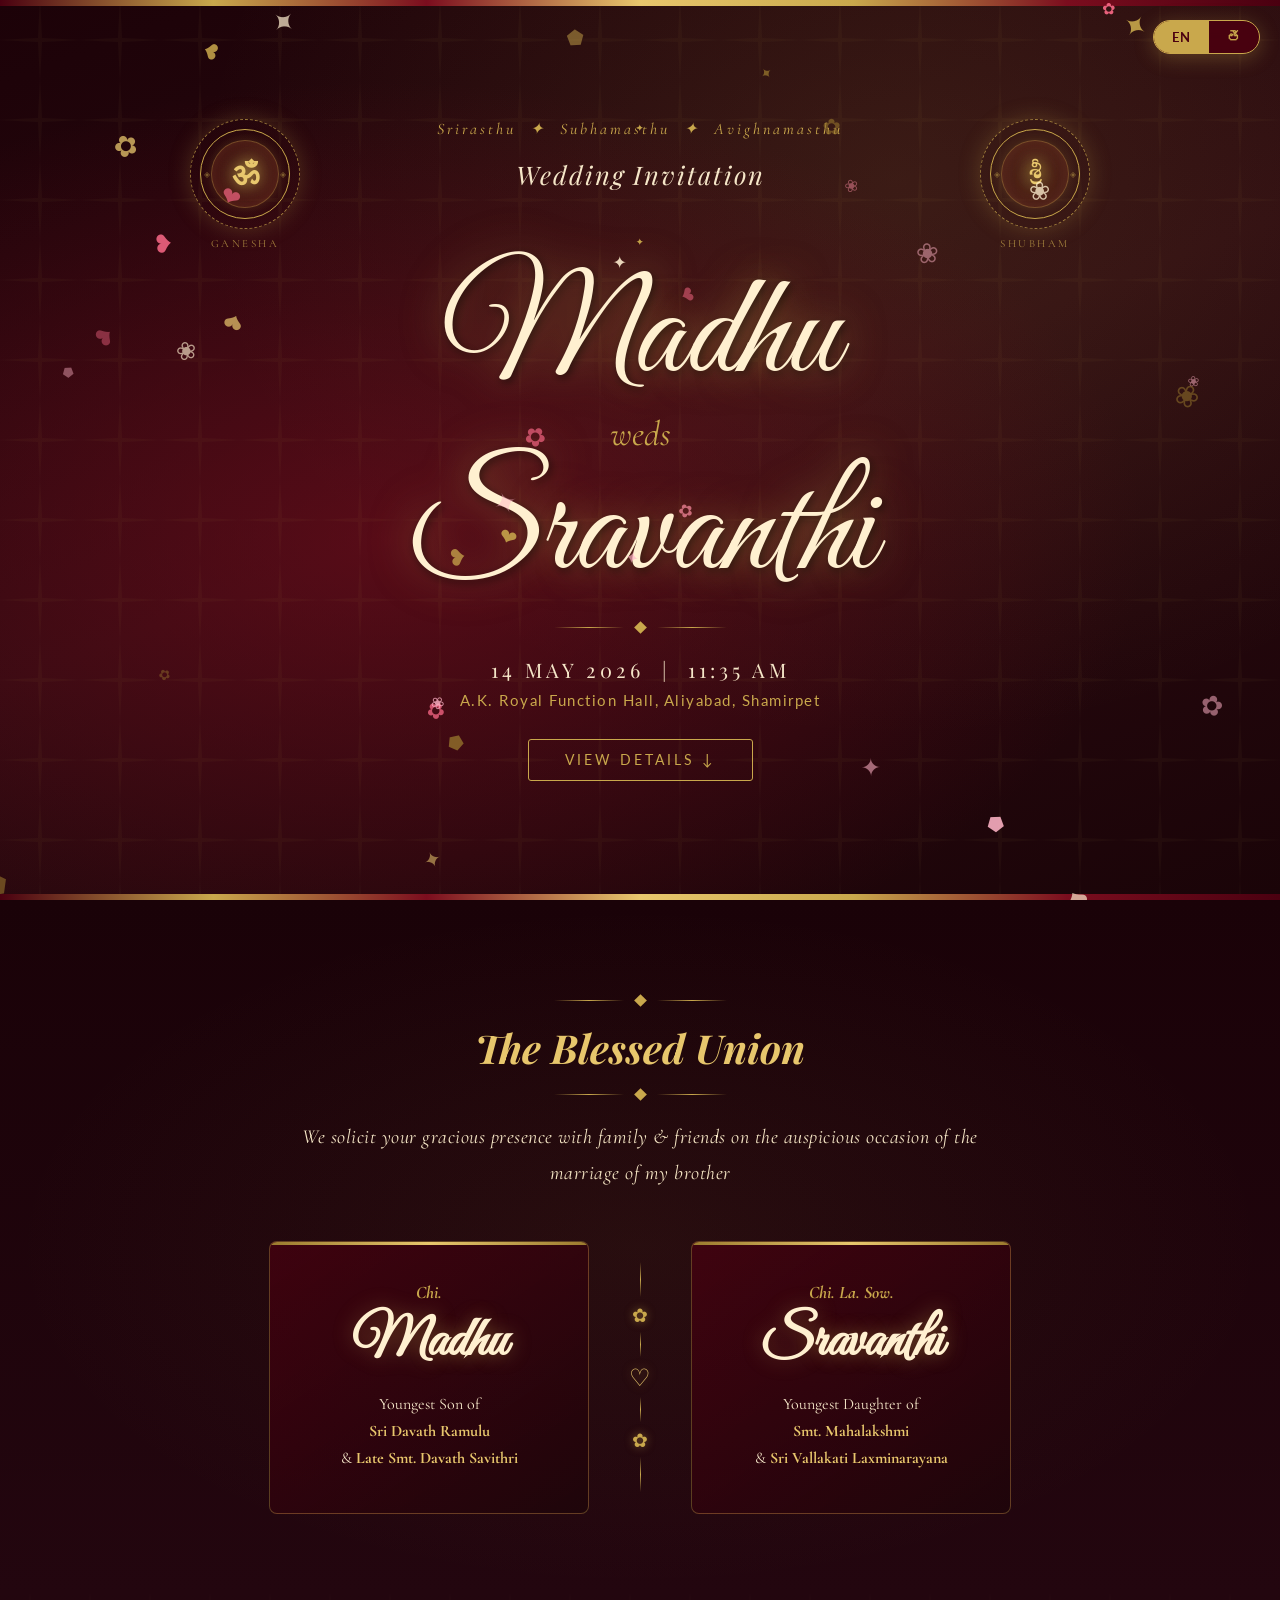
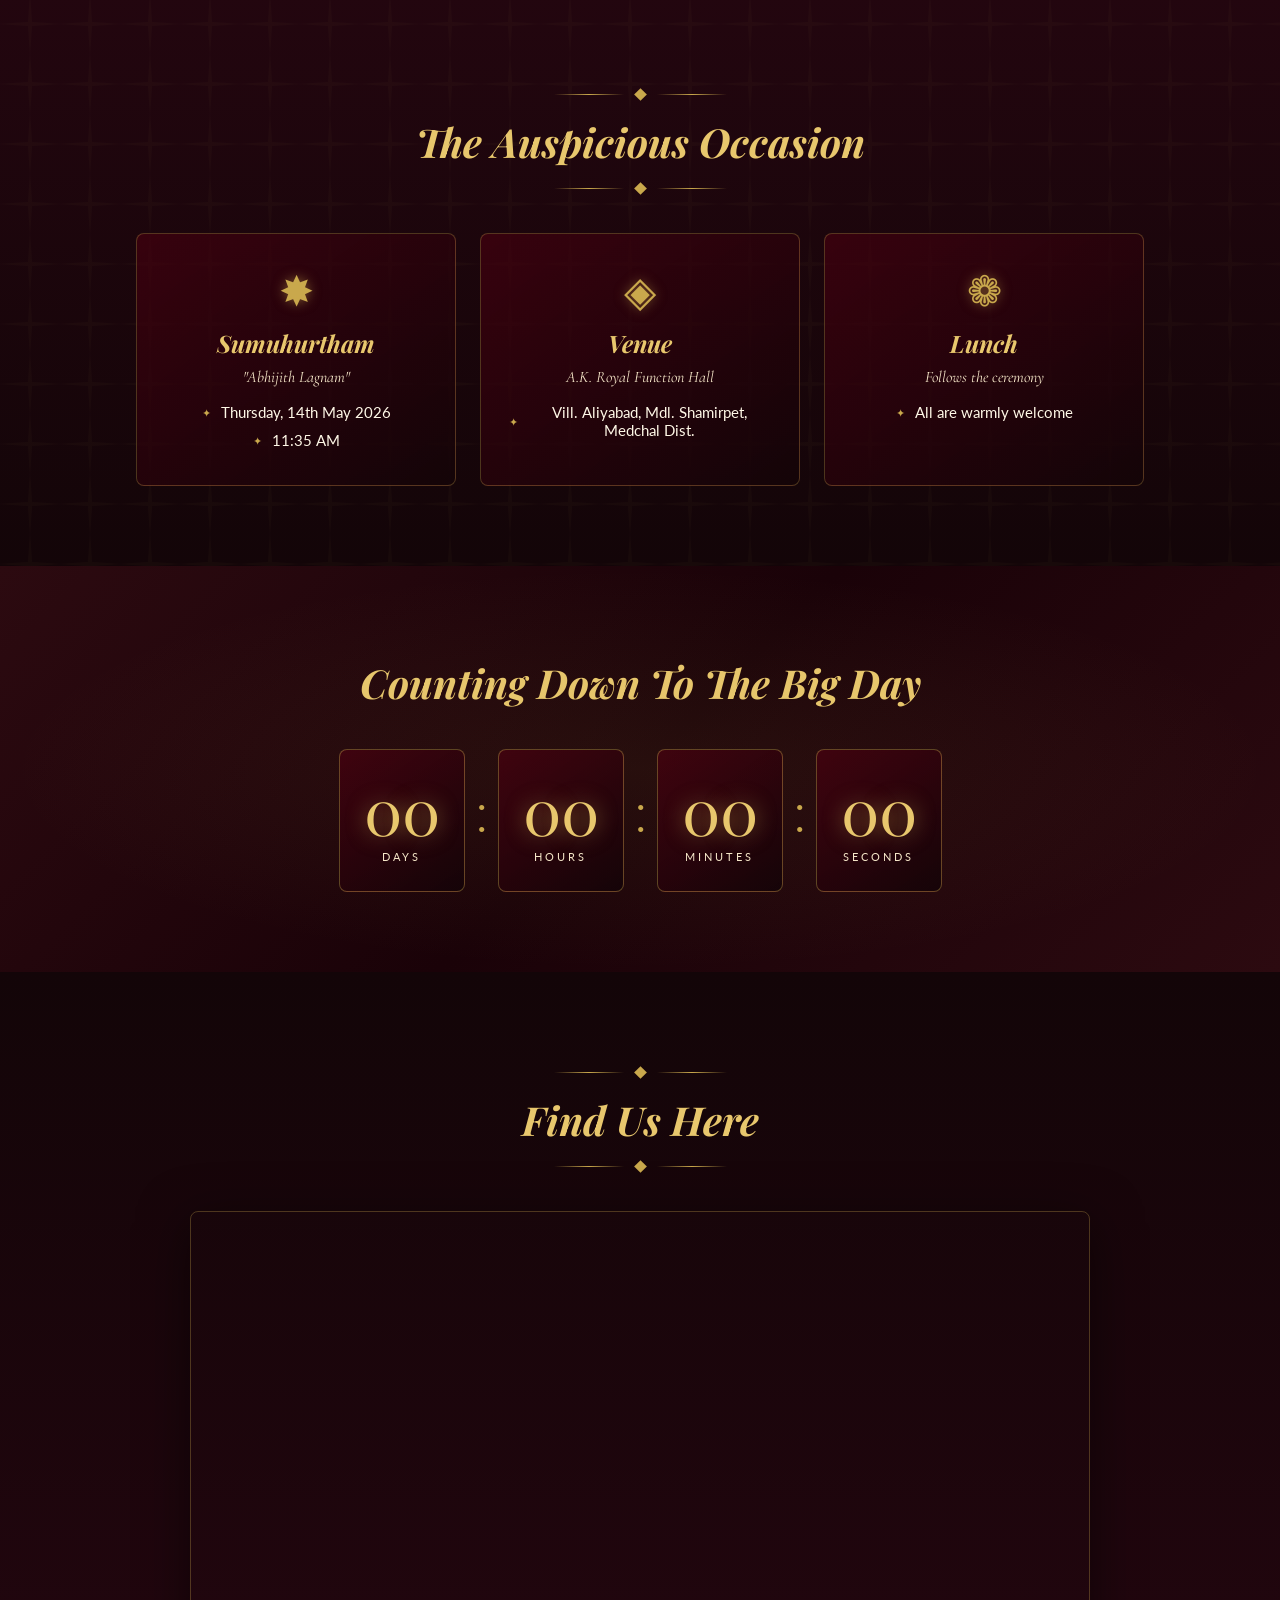
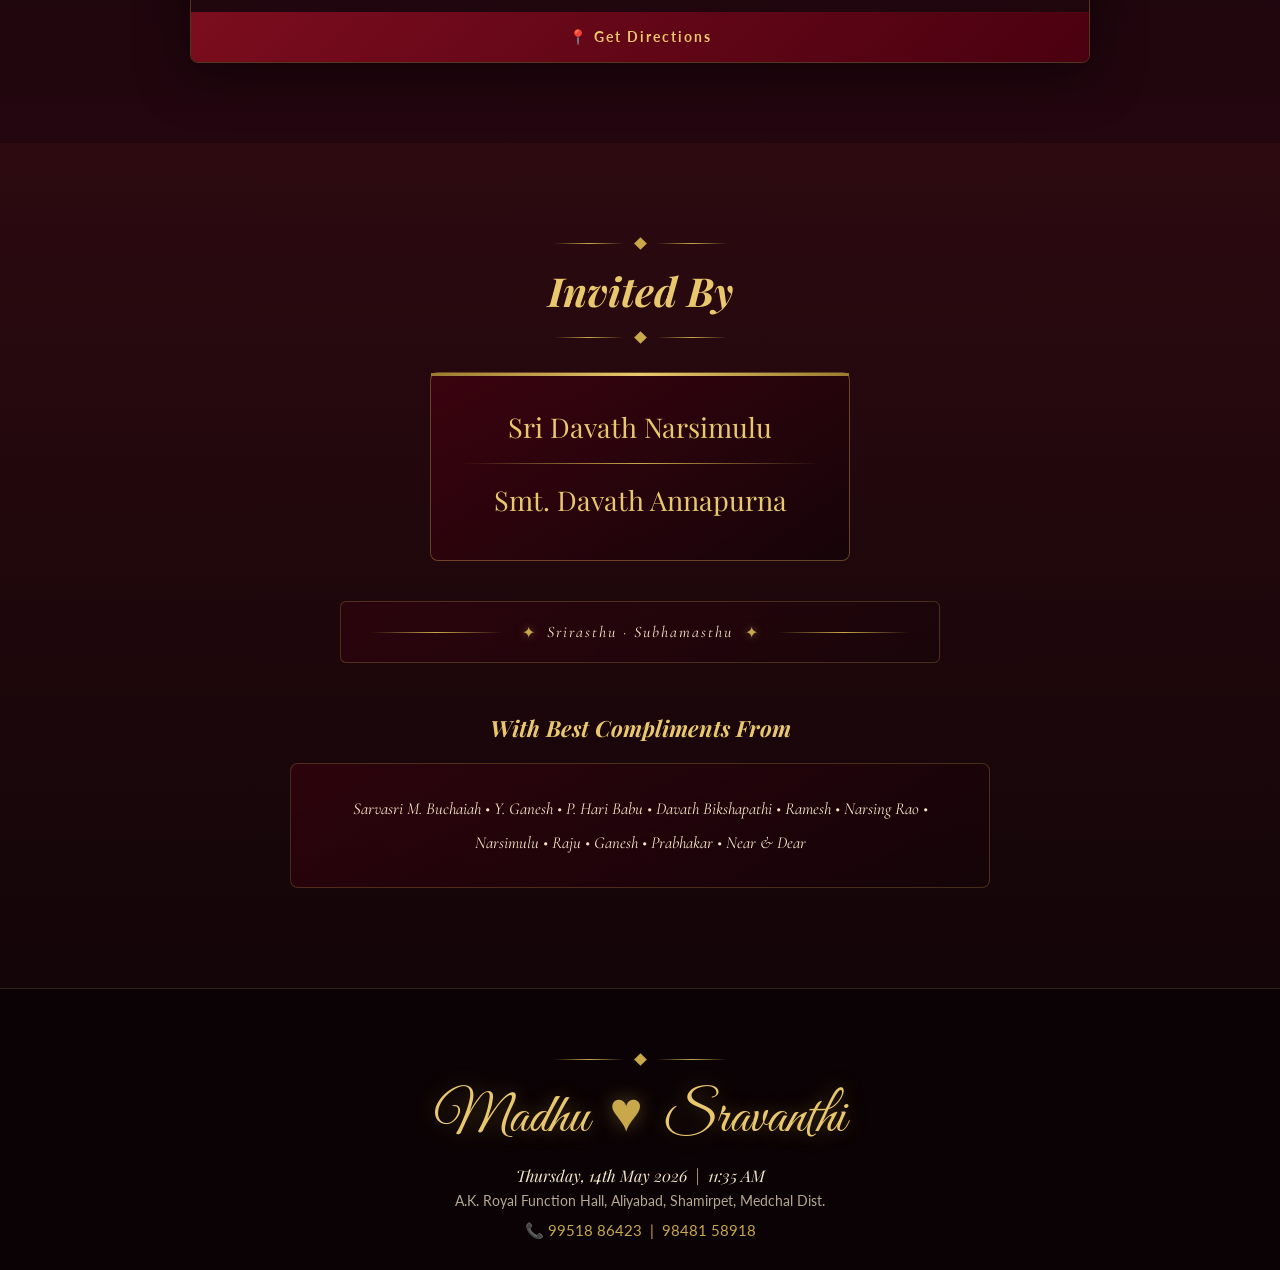
<file: index.html>
<!DOCTYPE html>
<html lang="en">

<head>
  <meta charset="UTF-8" />
  <meta name="viewport" content="width=device-width, initial-scale=1.0" />
  <meta name="description"
    content="Wedding Invitation of Madhu & Sravanthi - 14th May 2026, A.K. Royal Function Hall, Aliyabad, Shamirpet" />

  <!-- Open Graph / WhatsApp Preview Tags -->
  <meta property="og:title" content="Madhu & Sravanthi | Wedding Invitation" />
  <meta property="og:description"
    content="We joyfully invite you to join us on our special day. Thursday, 14th May 2026 at A.K. Royal Function Hall." />
  <meta property="og:type" content="website" />
  <meta property="og:image"
    content="https://raw.githubusercontent.com/balakrishnadavath0305/Davath-s-wedding-invitation/main/og-preview.png" />

  <title>Madhu & Sravanthi | Wedding Invitation | 14 May 2026</title>
  <link rel="preconnect" href="https://fonts.googleapis.com" />
  <link rel="preconnect" href="https://fonts.gstatic.com" crossorigin />
  <link
    href="https://fonts.googleapis.com/css2?family=Great+Vibes&family=Playfair+Display:ital,wght@0,400;0,600;0,700;1,400&family=Cormorant+Garamond:ital,wght@0,300;0,400;1,400&family=Noto+Serif+Telugu:wght@300;400;500;600;700&family=Baloo+Tammudu+2:wght@400;500;600;700;800&family=Tiro+Telugu:ital@0;1&family=Lato:wght@300;400;700&display=swap"
    rel="stylesheet" />
  <link rel="stylesheet" href="style.css" />
</head>

<body>

  <!-- Language Toggle -->
  <div class="lang-toggle" id="langToggle">
    <button class="lang-btn active" id="btnEn" onclick="setLang('en')">EN</button>
    <button class="lang-btn" id="btnTe" onclick="setLang('te')">తె</button>
  </div>



  <!-- Petals Canvas -->
  <canvas id="petals"></canvas>

  <!-- ===== HERO ===== -->
  <section class="hero" id="home">
    <div class="hero-top-border"></div>

    <!-- Decorative deity medallions flanking the header -->
    <div class="hero-deities">
      <!-- Ganesha Mandala -->
      <div class="deity-frame">
        <div class="deity-frame-outer">
          <div class="deity-frame-mid">
            <div class="deity-frame-inner">
              <span class="deity-om">ॐ</span>
            </div>
          </div>
        </div>
        <p class="deity-name en">Ganesha</p>
        <p class="deity-name te" style="display:none;">గణేశుని</p>
      </div>
      <div class="hero-center-header">
        <p class="blessing-text en">Srirasthu &nbsp;✦&nbsp; Subhamasthu &nbsp;✦&nbsp; Avighnamasthu</p>
        <p class="blessing-text te" style="display:none;">శ్రీరస్తు &nbsp;✦&nbsp; శుభమస్తు &nbsp;✦&nbsp; అవిఘ్నమస్తు</p>
        <p class="invite-label en">Wedding Invitation</p>
        <p class="invite-label te" style="display:none;">వివాహ మహోత్సవ ఆహ్వాన శుభ పత్రిక</p>
      </div>
      <!-- Sri Mandala -->
      <div class="deity-frame">
        <div class="deity-frame-outer">
          <div class="deity-frame-mid">
            <div class="deity-frame-inner">
              <span class="deity-om deity-sri">శ్రీ</span>
            </div>
          </div>
        </div>
        <p class="deity-name en">Shubham</p>
        <p class="deity-name te" style="display:none;">శుభం</p>
      </div>
    </div>

    <div class="hero-content">
      <div class="couple-names">
        <span class="groom-name en">Madhu</span>
        <span class="groom-name te" style="display:none;">మధు</span>
        <span class="amp-text"><span class="en">weds</span><span class="te" style="display:none;">వివాహం</span></span>
        <div class="bride-name-wrap">
          <span class="bride-name en">Sravanthi</span>
          <span class="bride-name te" style="display:none;">శ్రవంతి</span>
        </div>
      </div>
      <div class="ornament-divider"><span></span><span class="diamond"></span><span></span></div>
      <p class="hero-date">14 <span class="en">May</span><span class="te" style="display:none;">మే</span> 2026
        &nbsp;|&nbsp; 11:35 AM</p>
      <p class="hero-venue en">A.K. Royal Function Hall, Aliyabad, Shamirpet</p>
      <p class="hero-venue te" style="display:none;">ఎ.కె. రాయల్ ఫంక్షన్ హాల్, అలియాబాద్, శామీర్‌పేట్</p>
      <a href="#events" class="hero-cta en">View Details ↓</a>
      <a href="#events" class="hero-cta te" style="display:none;">వివరాలు చూడండి ↓</a>
    </div><!-- end hero-content -->
    <div class="hero-bottom-border"></div>
  </section>

  <!-- ===== COUPLE SECTION ===== -->
  <section class="couple-section" id="couple">
    <div class="section-header">
      <div class="ornament-divider"><span></span><span class="diamond"></span><span></span></div>
      <h2 class="section-title en">The Blessed Union</h2>
      <h2 class="section-title te" style="display:none;">శుభ వివాహం</h2>
      <div class="ornament-divider"><span></span><span class="diamond"></span><span></span></div>
    </div>
    <p class="intro-text en">We solicit your gracious presence with family
      & friends on the auspicious occasion of the
      marriage of my brother</p>
    <p class="intro-text te" style="display:none;">మా సోదరుని శుభ వివాహ మహోత్సవానికి మీరు కుటుంబ సభ్యులు మరియు మిత్రులతో వేంచేసి ఆశీర్వదించవలసినదిగా వినమ్రంగా ప్రార్థిస్తున్నాము</p>
    <div class="couple-cards">
      <div class="person-card groom-card reveal">
        <div class="card-inner">
          <h3 class="person-prefix en">Chi.</h3>
          <h3 class="person-prefix te" style="display:none;">చి.</h3>
          <h2 class="person-name en">Madhu</h2>
          <h2 class="person-name te" style="display:none;">మధు</h2>
          <p class="person-detail en">Youngest Son of<br /><strong>Sri Davath Ramulu</strong><br />&amp; <strong>Late
              Smt. Davath Savithri</strong></p>
          <p class="person-detail te" style="display:none;">కనిష్ఠ పుత్రుడు<br /><strong>శ్రీ దావత్
              రాములు</strong><br />మరియు <strong>స్వర్గీయ శ్రీమతి దావత్ సావిత్రి</strong></p>
        </div>
      </div>
      <!-- Decorative vertical divider between couple cards -->
      <div class="couple-ritual-divider">
        <div class="ritual-line-top"></div>
        <div class="ritual-lotus">✿</div>
        <div class="ritual-line-mid"></div>
        <div class="ritual-heart">♡</div>
        <div class="ritual-line-mid"></div>
        <div class="ritual-lotus">✿</div>
        <div class="ritual-line-bottom"></div>
      </div>
      <div class="person-card bride-card reveal">
        <div class="card-inner">
          <h3 class="person-prefix en">Chi. La. Sow.</h3>
          <h3 class="person-prefix te" style="display:none;">చి. లా. సౌ.</h3>
          <h2 class="person-name en">Sravanthi</h2>
          <h2 class="person-name te" style="display:none;">శ్రవంతి</h2>
          <p class="person-detail en">Youngest Daughter of<br /><strong>Smt. Mahalakshmi</strong><br />&amp; <strong>Sri
              Vallakati Laxminarayana</strong></p>
          <p class="person-detail te" style="display:none;">కనిష్ఠ పుత్రిక<br /><strong>శ్రీమతి
              మహాలక్ష్మి</strong><br />మరియు <strong>శ్రీ వల్లకటి లక్ష్మీనారాయణ</strong></p>
        </div>
      </div>
    </div>
  </section>

  <!-- ===== EVENTS SECTION ===== -->
  <section class="events-section" id="events">
    <div class="section-header">
      <div class="ornament-divider"><span></span><span class="diamond"></span><span></span></div>
      <h2 class="section-title en">The Auspicious Occasion</h2>
      <h2 class="section-title te" style="display:none;">శుభ కార్యక్రమం</h2>
      <div class="ornament-divider"><span></span><span class="diamond"></span><span></span></div>
    </div>
    <div class="events-grid">
      <div class="event-card reveal">
        <div class="event-icon-symbol">✸</div>
        <h3 class="event-name en">Sumuhurtham</h3>
        <h3 class="event-name te" style="display:none;">సుముహూర్తం</h3>
        <p class="event-sub en">"Abhijith Lagnam"</p>
        <p class="event-sub te" style="display:none;">"అభిజిత్ లగ్నం"</p>
        <div class="event-detail"><span class="event-dot">✦</span><span class="en">Thursday, 14th May 2026</span><span
            class="te" style="display:none;">గురువారం, 14-05-2026</span></div>
        <div class="event-detail"><span class="event-dot">✦</span><span>11:35 AM</span></div>
      </div>
      <div class="event-card reveal">
        <div class="event-icon-symbol">◈</div>
        <h3 class="event-name en">Venue</h3>
        <h3 class="event-name te" style="display:none;">కళ్యాణ వేదిక</h3>
        <p class="event-sub en">A.K. Royal Function Hall</p>
        <p class="event-sub te" style="display:none;">ఎ.కె. రాయల్ ఫంక్షన్ హాల్</p>
        <div class="event-detail"><span class="event-dot">✦</span><span class="en">Vill. Aliyabad, Mdl. Shamirpet,
            Medchal Dist.</span><span class="te" style="display:none;">గ్రా. అలియాబాద్, మం. శామీర్‌పేట్, మెదక్
            జిల్లా</span></div>
      </div>
      <div class="event-card reveal">
        <div class="event-icon-symbol">❁</div>
        <h3 class="event-name en">Lunch</h3>
        <h3 class="event-name te" style="display:none;">విందు</h3>
        <p class="event-sub en">Follows the ceremony</p>
        <p class="event-sub te" style="display:none;">వివాహానంతరం</p>
        <div class="event-detail"><span class="event-dot">✦</span><span class="en">All are warmly welcome</span><span
            class="te" style="display:none;">అందరూ ఆదరంగా రావలెను</span></div>
      </div>
    </div>
  </section>

  <!-- ===== COUNTDOWN ===== -->
  <section class="countdown-section" id="countdown">
    <div class="section-header">
      <h2 class="section-title en">Counting Down To The Big Day</h2>
      <h2 class="section-title te" style="display:none;">శుభ ముహూర్తానికి లెక్కింపు</h2>
    </div>
    <div class="countdown-grid">
      <div class="count-box"><span class="count-num" id="cd-days">00</span><span class="count-label en">Days</span><span
          class="count-label te" style="display:none;">రోజులు</span></div>
      <div class="count-sep">:</div>
      <div class="count-box"><span class="count-num" id="cd-hours">00</span><span
          class="count-label en">Hours</span><span class="count-label te" style="display:none;">గంటలు</span></div>
      <div class="count-sep">:</div>
      <div class="count-box"><span class="count-num" id="cd-mins">00</span><span
          class="count-label en">Minutes</span><span class="count-label te" style="display:none;">నిమిషాలు</span></div>
      <div class="count-sep">:</div>
      <div class="count-box"><span class="count-num" id="cd-secs">00</span><span
          class="count-label en">Seconds</span><span class="count-label te" style="display:none;">సెకన్లు</span></div>
    </div>
  </section>

  <!-- ===== VENUE MAP ===== -->
  <section class="map-section" id="venue">
    <div class="section-header">
      <div class="ornament-divider"><span></span><span class="diamond"></span><span></span></div>
      <h2 class="section-title en">Find Us Here</h2>
      <h2 class="section-title te" style="display:none;">వేదిక స్థానం</h2>
      <div class="ornament-divider"><span></span><span class="diamond"></span><span></span></div>
    </div>
    <div class="map-wrapper reveal">
      <iframe src="https://maps.google.com/maps?q=Aliyabad+Shamirpet+Medchal+Telangana&output=embed&z=14" width="100%"
        height="400" style="border:0;" allowfullscreen="" loading="lazy" referrerpolicy="no-referrer-when-downgrade"
        title="Venue Map">
      </iframe>
      <a class="directions-btn en" href="https://www.google.com/maps/search/AK+Royal+Function+Hall+Aliyabad+Shamirpet"
        target="_blank">📍 Get Directions</a>
      <a class="directions-btn te" href="https://www.google.com/maps/search/AK+Royal+Function+Hall+Aliyabad+Shamirpet"
        target="_blank" style="display:none;">📍 దిశలు పొందండి</a>
    </div>
  </section>




  <!-- ===== BLESSINGS ===== -->
  <section class="blessings-section" id="blessings">
    <div class="section-header">
      <div class="ornament-divider"><span></span><span class="diamond"></span><span></span></div>
      <h2 class="section-title en">Invited By</h2>
      <h2 class="section-title te" style="display:none;">ఆహ్వానించువారు</h2>
      <div class="ornament-divider"><span></span><span class="diamond"></span><span></span></div>
    </div>
    <div class="hosts-box reveal">
      <p class="host-name">Sri Davath Narsimulu</p>
      <div class="host-divider"></div>
      <p class="host-name">Smt. Davath Annapurna</p>
    </div>

    <!-- Decorative procession ornament -->
    <div class="procession-ornament reveal">
      <div class="procession-banner">
        <div class="procession-line"></div>
        <div class="procession-center">
          <span class="procession-symbol">✦</span>
          <p class="procession-text en">Srirasthu · Subhamasthu</p>
          <p class="procession-text te" style="display:none;">శ్రీరస్తు · శుభమస్తు</p>
          <span class="procession-symbol">✦</span>
        </div>
        <div class="procession-line"></div>
      </div>
    </div>
    <div class="section-header" style="margin-top:50px;">
      <h2 class="section-title en" style="font-size:1.4rem;">With Best Compliments From</h2>
      <h2 class="section-title te" style="display:none;font-size:1.4rem;">బంధుమిత్రుల అభినందనలతో</h2>
    </div>
    <div class="compliments-box reveal">
      <p class="en">Sarvasri M. Buchaiah &bull; Y. Ganesh &bull; P. Hari Babu &bull; Davath Bikshapathi &bull; Ramesh
        &bull; Narsing Rao &bull; Narsimulu &bull; Raju &bull; Ganesh &bull; Prabhakar &bull; Near &amp; Dear</p>
      <p class="te" style="display:none;">సర్వశ్రీ ఎం. బుచ్చయ్య &bull; వై. గణేష్ &bull; పి. హరి బాబు &bull; దావత్
        భిక్షపతి &bull; రమేష్ &bull; నర్సింగ్ రావు &bull; నర్సిములు &bull; రాజు &bull; గణేష్ &bull; ప్రభాకర్ మరియు
        బంధుమిత్రులు</p>
    </div>
  </section>

  <!-- ===== FOOTER ===== -->
  <footer class="site-footer">
    <div class="ornament-divider"><span></span><span class="diamond"></span><span></span></div>
    <div class="footer-names">
      <span class="en">Madhu </span><span class="te" style="display:none;">మధు</span>
      &nbsp;<span style="color:var(--gold);">♥</span>&nbsp;
      <span class="en">Sravanthi</span><span class="te" style="display:none;">శ్రవంతి</span>
    </div>
    <p class="footer-date en">Thursday, 14th May 2026 &nbsp;|&nbsp; 11:35 AM</p>
    <p class="footer-date te" style="display:none;">గురువారం, 14 మే 2026 &nbsp;|&nbsp; ఉ.గం. 11:35</p>
    <p class="footer-venue en">A.K. Royal Function Hall, Aliyabad, Shamirpet, Medchal Dist.</p>
    <p class="footer-venue te" style="display:none;">ఎ.కె. రాయల్ ఫంక్షన్ హాల్, అలియాబాద్, శామీర్‌పేట్, మెదక్ జిల్లా</p>
    <p class="footer-contact">📞 99518 86423 &nbsp;|&nbsp; 98481 58918</p>
  </footer>

  <script src="app.js"></script>
</body>

</html>
</file>
<file: style.css>
/* ===== RESET & VARIABLES ===== */
*,
*::before,
*::after {
  margin: 0;
  padding: 0;
  box-sizing: border-box;
}

:root {
  --maroon: #7B0D1E;
  --deep-maroon: #4A0010;
  --gold: #C9A84C;
  --gold-light: #E8C76D;
  --gold-dark: #9B7B2E;
  --ivory: #FFF8E7;
  --cream: #F5E6C8;
  --dark-bg: #130508;
  --card-bg: rgba(74, 0, 16, 0.5);
  --text-light: #FFF0D0;
}

html {
  scroll-behavior: smooth;
}

body {
  font-family: 'Lato', sans-serif;
  background: var(--dark-bg);
  color: var(--ivory);
  overflow-x: hidden;
}

/* ===== TELUGU FONT RULES ===== */
/* Single consistent font for ALL Telugu text — Noto Serif Telugu */
.te {
  font-family: 'Noto Serif Telugu', serif;
  line-height: 2.0;
  letter-spacing: 0;
  font-style: normal;
}

/* Body/detail text */
.person-detail.te,
.intro-text.te,
.compliments-box .te,
.host-sub.te,
.event-sub.te,
.event-detail .te,
.section-sub.te,
.footer-venue.te,
.footer-copy.te {
  font-family: 'Noto Serif Telugu', serif;
  font-weight: 400;
  line-height: 2.2;
  letter-spacing: 0;
}

/* Titles / headings */
.section-title.te,
.event-name.te,
.invite-label.te,
.blessing-text.te,
.hero-venue.te,
.footer-date.te,
.count-label.te,
.host-name.te,
.person-prefix.te {
  font-family: 'Noto Serif Telugu', serif;
  font-weight: 600;
  line-height: 1.8;
  letter-spacing: 0;
  font-style: normal;
}

/* Hero couple names — large display */
.groom-name.te,
.bride-name.te {
  font-family: 'Noto Serif Telugu', serif;
  font-weight: 700;
  font-size: clamp(3rem, 9vw, 7.5rem);
  line-height: 1.15;
  letter-spacing: 0;
  text-shadow: 0 0 40px rgba(201, 168, 76, 0.55), 2px 3px 8px rgba(0, 0, 0, 0.6);
}

/* Person card names */
.person-name.te {
  font-family: 'Noto Serif Telugu', serif;
  font-weight: 700;
  font-size: clamp(2rem, 5vw, 3rem);
  line-height: 1.3;
  letter-spacing: 0;
}

/* Section titles */
.section-title.te {
  font-style: normal;
  font-size: clamp(1.4rem, 3.5vw, 2.2rem);
}

/* వివాహం spacing fix — prevent merging with bride name */
.bride-name-wrap {
  margin-top: 6px;
  display: block;
}

/* amp-text వివాహం */
.amp-text .te {
  font-family: 'Noto Serif Telugu', serif;
  font-size: clamp(1rem, 3vw, 1.8rem);
  font-style: normal;
  display: block;
  margin-bottom: 4px;
}

/* Body in Telugu mode */
body.lang-te {
  line-height: 2;
}



/* ===== CANVAS ===== */
#petals {
  position: fixed;
  top: 0;
  left: 0;
  width: 100%;
  height: 100%;
  pointer-events: none;
  z-index: 5;
}

/* ===== LANG TOGGLE ===== */
.lang-toggle {
  position: fixed;
  top: 20px;
  right: 20px;
  z-index: 999;
  display: flex;
  background: rgba(74, 0, 16, 0.92);
  border: 1px solid var(--gold);
  border-radius: 30px;
  overflow: hidden;
  backdrop-filter: blur(10px);
  box-shadow: 0 4px 20px rgba(201, 168, 76, 0.3);
}

.lang-btn {
  padding: 8px 18px;
  border: none;
  background: transparent;
  color: var(--gold);
  cursor: pointer;
  font-family: 'Lato', sans-serif;
  font-size: 13px;
  font-weight: 700;
  letter-spacing: 1px;
  transition: all 0.3s;
}

.lang-btn.active {
  background: var(--gold);
  color: var(--deep-maroon);
}



/* ===== SHARED COMPONENTS ===== */
.ornament-divider {
  display: flex;
  align-items: center;
  justify-content: center;
  gap: 12px;
  margin: 16px auto;
}

.ornament-divider span:first-child,
.ornament-divider span:last-child {
  display: block;
  height: 1px;
  width: 70px;
  background: linear-gradient(90deg, transparent, var(--gold), transparent);
}

.diamond {
  width: 9px;
  height: 9px;
  background: var(--gold);
  transform: rotate(45deg);
}

.section-header {
  text-align: center;
  padding: 0 20px;
}

.section-title {
  font-family: 'Playfair Display', serif;
  font-size: clamp(1.6rem, 4vw, 2.5rem);
  color: var(--gold-light);
  font-style: italic;
  margin: 10px 0;
}

.section-sub {
  color: var(--cream);
  font-size: 1rem;
  margin-top: 6px;
  letter-spacing: 0.5px;
}

/* Reveal animation */
.reveal {
  opacity: 0;
  transform: translateY(40px);
  transition: opacity 0.8s ease, transform 0.8s ease;
}

.reveal.visible {
  opacity: 1;
  transform: translateY(0);
}

/* ===== HERO ===== */
.hero {
  min-height: 100vh;
  position: relative;
  display: flex;
  flex-direction: column;
  align-items: center;
  justify-content: center;
  text-align: center;
  overflow: hidden;
  background:
    radial-gradient(ellipse at 30% 60%, rgba(123, 13, 30, 0.55) 0%, transparent 60%),
    radial-gradient(ellipse at 70% 20%, rgba(201, 168, 76, 0.12) 0%, transparent 55%),
    linear-gradient(160deg, #1C0208 0%, #2C0A10 50%, #1A0408 100%);
  padding: 60px 20px;
}

.hero::before {
  content: '';
  position: absolute;
  inset: 0;
  background-image: url("data:image/svg+xml,%3Csvg width='80' height='80' viewBox='0 0 80 80' xmlns='http://www.w3.org/2000/svg'%3E%3Cg fill='%23C9A84C' fill-opacity='0.04'%3E%3Cpath d='M40 0 L42 38 L80 40 L42 42 L40 80 L38 42 L0 40 L38 38 Z'/%3E%3C/g%3E%3C/svg%3E");
}

/* === DEITY MANDALA FRAMES === */
.hero-deities {
  display: flex; align-items: flex-start; justify-content: center;
  gap: 20px; width: 100%; max-width: 900px;
  margin-bottom: 16px; position: relative; z-index: 2;
}
.deity-frame {
  display: flex; flex-direction: column; align-items: center; gap: 8px;
  flex-shrink: 0;
}
.deity-frame-outer {
  width: 110px; height: 110px; border-radius: 50%;
  border: 1px dashed rgba(201,168,76,0.7);
  display: flex; align-items: center; justify-content: center;
  animation: slowSpin 18s linear infinite;
  box-shadow: 0 0 22px rgba(201,168,76,0.25);
}
.deity-frame-outer::before, .deity-frame-outer::after {
  content: '✦';
  position: absolute;
  color: var(--gold); font-size: 0.55rem;
  opacity: 0.8;
}
.deity-frame-outer::before { top: 3px; left: 50%; transform: translateX(-50%); }
.deity-frame-outer::after  { bottom: 3px; left: 50%; transform: translateX(-50%); }
.deity-frame-mid {
  width: 90px; height: 90px; border-radius: 50%;
  border: 1.5px solid var(--gold);
  display: flex; align-items: center; justify-content: center;
  animation: slowSpin 18s linear infinite reverse;
  position: relative;
}
.deity-frame-mid::before, .deity-frame-mid::after {
  content: '◈';
  position: absolute;
  color: rgba(201,168,76,0.5); font-size: 0.5rem;
}
.deity-frame-mid::before { left: 3px; top: 50%; transform: translateY(-50%); }
.deity-frame-mid::after  { right: 3px; top: 50%; transform: translateY(-50%); }
.deity-frame-inner {
  width: 68px; height: 68px; border-radius: 50%;
  border: 1px solid rgba(201,168,76,0.4);
  display: flex; align-items: center; justify-content: center;
  background: radial-gradient(circle, rgba(201,168,76,0.18) 0%, rgba(74,0,16,0.55) 100%);
  box-shadow: inset 0 0 16px rgba(201,168,76,0.2), 0 0 14px rgba(201,168,76,0.2);
  animation: none;
}
.deity-om {
  font-family: 'Noto Serif', serif;
  font-size: 2rem; font-weight: 700;
  color: var(--gold-light);
  text-shadow: 0 0 16px rgba(201,168,76,0.9), 0 0 30px rgba(201,168,76,0.4);
  line-height: 1; user-select: none;
}
.deity-sri {
  font-family: 'Noto Serif Telugu', serif;
  font-size: 1.4rem;
}
.deity-name {
  font-family: 'Cormorant Garamond', serif;
  font-size: 0.68rem; letter-spacing: 2.5px;
  text-transform: uppercase;
  color: var(--gold); opacity: 0.75;
  margin: 0;
}
@keyframes slowSpin {
  from { transform: rotate(0deg); }
  to   { transform: rotate(360deg); }
}
.hero-center-header { flex: 1; text-align: center; }

/* === COUPLE RITUAL VERTICAL DIVIDER === */
.couple-ritual-divider {
  display: flex; flex-direction: column;
  align-items: center; justify-content: center;
  gap: 8px; flex-shrink: 0; padding: 0 10px;
}
.ritual-line-top, .ritual-line-mid, .ritual-line-bottom {
  width: 1px; background: linear-gradient(180deg, transparent, var(--gold), transparent);
}
.ritual-line-top  { height: 35px; }
.ritual-line-mid  { height: 25px; }
.ritual-line-bottom { height: 35px; }
.ritual-lotus {
  font-size: 1.2rem; color: var(--gold);
  text-shadow: 0 0 8px rgba(201,168,76,0.5);
  line-height: 1;
}
.ritual-heart {
  font-size: 1.5rem; color: var(--gold-light);
  text-shadow: 0 0 10px rgba(201,168,76,0.6);
  line-height: 1;
  animation: heartBeat 1.8s infinite;
}

/* === PROCESSION ORNAMENTAL BANNER === */
.procession-ornament {
  max-width: 600px; margin: 40px auto 0;
  text-align: center;
}
.procession-banner {
  display: flex; align-items: center; gap: 20px;
  padding: 20px 30px;
  border: 1px solid rgba(201,168,76,0.25);
  border-radius: 6px;
  background: linear-gradient(135deg, rgba(74,0,16,0.3), rgba(20,4,8,0.4));
}
.procession-line {
  flex: 1; height: 1px;
  background: linear-gradient(90deg, transparent, var(--gold), transparent);
}
.procession-center {
  display: flex; align-items: center; gap: 12px;
  flex-shrink: 0;
}
.procession-symbol {
  color: var(--gold); font-size: 1rem;
  text-shadow: 0 0 8px rgba(201,168,76,0.5);
}
.procession-text {
  font-family: 'Cormorant Garamond', serif;
  font-style: italic; color: var(--cream);
  font-size: 1rem; letter-spacing: 2px;
  margin: 0;
}
.procession-text.te {
  font-family: 'Noto Serif Telugu', serif;
  font-style: normal; letter-spacing: 0;
}

/* ===== BORDERS ===== */
.hero-top-border,
.hero-bottom-border {
  position: absolute;
  left: 0;
  right: 0;
  height: 6px;
  background: linear-gradient(90deg, var(--deep-maroon), var(--gold), var(--maroon), var(--gold-light), var(--gold), var(--maroon), var(--deep-maroon));
}

.hero-top-border {
  top: 0;
}

.hero-bottom-border {
  bottom: 0;
}

.hero-content {
  position: relative;
  z-index: 2;
  max-width: 800px;
}

.blessing-text {
  font-family: 'Cormorant Garamond', serif;
  font-style: italic;
  font-size: 1rem;
  color: var(--gold);
  letter-spacing: 3px;
  margin-bottom: 18px;
  animation: fadeInDown 1s ease forwards 0.4s;
  opacity: 0;
}

.ganesh-icon {
  font-size: 3rem;
  margin-bottom: 10px;
  animation: fadeIn 1s ease forwards 0.6s;
  opacity: 0;
}

.invite-label {
  font-family: 'Playfair Display', serif;
  font-style: italic;
  font-size: clamp(1rem, 3vw, 1.6rem);
  color: var(--cream);
  letter-spacing: 2px;
  margin-bottom: 30px;
  animation: fadeInDown 1s ease forwards 0.8s;
  opacity: 0;
}

.couple-names {
  display: flex;
  flex-direction: column;
  align-items: center;
  line-height: 1;
  animation: fadeIn 1.2s ease forwards 1s;
  opacity: 0;
}

.groom-name,
.bride-name {
  font-family: 'Great Vibes', cursive;
  font-size: clamp(4rem, 12vw, 9rem);
  color: var(--text-light);
  text-shadow: 0 0 40px rgba(201, 168, 76, 0.55), 2px 3px 8px rgba(0, 0, 0, 0.6);
  line-height: 1;
}

.amp-text {
  font-family: 'Cormorant Garamond', serif;
  font-style: italic;
  font-size: clamp(1.2rem, 4vw, 2.2rem);
  color: var(--gold);
  margin: 6px 0;
}

.hero-date {
  font-family: 'Playfair Display', serif;
  font-size: clamp(0.9rem, 2.5vw, 1.25rem);
  color: var(--cream);
  letter-spacing: 4px;
  text-transform: uppercase;
  margin-top: 24px;
  animation: fadeInUp 1s ease forwards 1.6s;
  opacity: 0;
}

.hero-venue {
  font-size: 0.95rem;
  color: var(--gold);
  letter-spacing: 1.5px;
  margin-top: 8px;
  animation: fadeInUp 1s ease forwards 1.8s;
  opacity: 0;
}

.hero-cta {
  display: inline-block;
  margin-top: 30px;
  padding: 12px 36px;
  border: 1px solid var(--gold);
  border-radius: 3px;
  color: var(--gold);
  text-decoration: none;
  font-family: 'Lato', sans-serif;
  font-size: 0.85rem;
  letter-spacing: 3px;
  text-transform: uppercase;
  transition: all 0.35s;
  animation: fadeInUp 1s ease forwards 2s;
  opacity: 0;
}

.hero-cta:hover {
  background: var(--gold);
  color: var(--deep-maroon);
}

/* ===== COUPLE SECTION ===== */
.couple-section {
  padding: 80px 20px;
  background: linear-gradient(180deg, #1A0208 0%, #23060F 100%);
  position: relative;
}

.couple-section::before {
  content: '';
  position: absolute;
  inset: 0;
  background: radial-gradient(ellipse at center, rgba(201, 168, 76, 0.06) 0%, transparent 70%);
}

.intro-text {
  text-align: center;
  max-width: 680px;
  margin: 20px auto 50px;
  font-family: 'Cormorant Garamond', serif;
  font-size: clamp(1rem, 2.5vw, 1.25rem);
  font-style: italic;
  color: var(--cream);
  line-height: 1.8;
  letter-spacing: 0.5px;
}

.couple-cards {
  display: flex;
  align-items: center;
  justify-content: center;
  gap: 30px;
  flex-wrap: wrap;
  max-width: 1000px;
  margin: 0 auto;
  position: relative;
  z-index: 1;
}

.person-card {
  background: linear-gradient(145deg, rgba(74, 0, 16, 0.7), rgba(30, 5, 10, 0.85));
  border: 1px solid rgba(201, 168, 76, 0.35);
  border-radius: 8px;
  padding: 40px 30px;
  text-align: center;
  flex: 1;
  min-width: 240px;
  max-width: 320px;
  position: relative;
  overflow: hidden;
  transition: transform 0.4s, box-shadow 0.4s;
}

.person-card::before {
  content: '';
  position: absolute;
  top: 0;
  left: 0;
  right: 0;
  height: 3px;
  background: linear-gradient(90deg, var(--gold-dark), var(--gold-light), var(--gold-dark));
}

.person-card:hover {
  transform: translateY(-6px);
  box-shadow: 0 20px 50px rgba(201, 168, 76, 0.2);
}

.person-emoji {
  font-size: 3rem;
  margin-bottom: 14px;
}

.person-prefix {
  font-family: 'Cormorant Garamond', serif;
  font-style: italic;
  color: var(--gold);
  font-size: 1.1rem;
  margin-bottom: 4px;
}

.person-name {
  font-family: 'Great Vibes', cursive;
  font-size: clamp(2.5rem, 6vw, 3.5rem);
  color: var(--text-light);
  text-shadow: 0 0 20px rgba(201, 168, 76, 0.4);
}

.person-detail {
  font-family: 'Cormorant Garamond', serif;
  font-size: 1rem;
  color: var(--cream);
  line-height: 1.7;
  margin-top: 14px;
}

.person-detail strong {
  color: var(--gold-light);
}

.hearts-middle {
  font-size: 2.5rem;
  animation: heartBeat 1.5s infinite;
}

@keyframes heartBeat {

  0%,
  100% {
    transform: scale(1);
  }

  50% {
    transform: scale(1.3);
  }
}

/* ===== EVENTS SECTION ===== */
.events-section {
  padding: 80px 20px;
  background: linear-gradient(180deg, #23060F 0%, #130508 100%);
  position: relative;
}

.events-section::before {
  content: '';
  position: absolute;
  inset: 0;
  background-image: url("data:image/svg+xml,%3Csvg width='60' height='60' viewBox='0 0 60 60' xmlns='http://www.w3.org/2000/svg'%3E%3Cg fill='%23C9A84C' fill-opacity='0.03'%3E%3Cpath d='M30 0 L32 28 L60 30 L32 32 L30 60 L28 32 L0 30 L28 28 Z'/%3E%3C/g%3E%3C/svg%3E");
}

.events-grid {
  display: flex;
  gap: 24px;
  flex-wrap: wrap;
  justify-content: center;
  max-width: 1100px;
  margin: 40px auto 0;
  position: relative;
  z-index: 1;
}

.event-card {
  background: linear-gradient(145deg, rgba(74, 0, 16, 0.6), rgba(20, 4, 8, 0.8));
  border: 1px solid rgba(201, 168, 76, 0.3);
  border-radius: 8px;
  padding: 36px 28px;
  text-align: center;
  flex: 1;
  min-width: 240px;
  max-width: 320px;
  transition: transform 0.4s, box-shadow 0.4s;
}

.event-card:hover {
  transform: translateY(-6px);
  box-shadow: 0 18px 45px rgba(201, 168, 76, 0.18);
}

.event-icon-symbol {
  font-size: 2.6rem;
  color: var(--gold);
  margin-bottom: 16px;
  line-height: 1;
  text-shadow: 0 0 12px rgba(201, 168, 76, 0.5);
}

.event-dot {
  color: var(--gold);
  font-size: 0.7rem;
  flex-shrink: 0;
  margin-top: 2px;
}

.event-name {
  font-family: 'Playfair Display', serif;
  font-style: italic;
  font-size: 1.5rem;
  color: var(--gold-light);
  margin-bottom: 8px;
}

.event-sub {
  font-family: 'Cormorant Garamond', serif;
  font-style: italic;
  color: var(--cream);
  font-size: 1rem;
  margin-bottom: 16px;
}

.event-detail {
  display: flex;
  align-items: center;
  gap: 10px;
  color: var(--ivory);
  font-size: 0.92rem;
  margin-top: 10px;
  justify-content: center;
}

.event-icon-sm {
  font-size: 1rem;
}

/* ===== COUNTDOWN ===== */
.countdown-section {
  padding: 80px 20px;
  background: linear-gradient(135deg, #2C0A10, #1A0208, #2C0A10);
  text-align: center;
  position: relative;
  overflow: hidden;
}

.countdown-section::before {
  content: '';
  position: absolute;
  inset: 0;
  background: radial-gradient(ellipse at center, rgba(201, 168, 76, 0.08) 0%, transparent 70%);
}

.countdown-grid {
  display: flex;
  align-items: center;
  justify-content: center;
  gap: 10px;
  flex-wrap: wrap;
  margin-top: 40px;
  position: relative;
  z-index: 1;
}

.count-box {
  background: linear-gradient(145deg, rgba(74, 0, 16, 0.7), rgba(20, 4, 8, 0.9));
  border: 1px solid rgba(201, 168, 76, 0.4);
  border-radius: 8px;
  padding: 28px 24px;
  min-width: 100px;
  text-align: center;
}

.count-num {
  display: block;
  font-family: 'Playfair Display', serif;
  font-size: clamp(2.5rem, 6vw, 4rem);
  color: var(--gold-light);
  text-shadow: 0 0 20px rgba(201, 168, 76, 0.6);
  line-height: 1;
}

.count-label {
  display: block;
  font-size: 0.7rem;
  letter-spacing: 3px;
  text-transform: uppercase;
  color: var(--cream);
  margin-top: 8px;
}

.count-sep {
  font-size: clamp(2rem, 5vw, 3.5rem);
  color: var(--gold);
  font-weight: 300;
  margin-bottom: 20px;
}

/* ===== MAP SECTION ===== */
.map-section {
  padding: 80px 20px;
  background: linear-gradient(180deg, #130508 0%, #23060F 100%);
}

.map-wrapper {
  max-width: 900px;
  margin: 40px auto 0;
  border: 1px solid rgba(201, 168, 76, 0.3);
  border-radius: 8px;
  overflow: hidden;
  box-shadow: 0 10px 50px rgba(0, 0, 0, 0.5);
}

.map-wrapper iframe {
  display: block;
}

.directions-btn {
  display: block;
  text-align: center;
  padding: 16px;
  background: linear-gradient(135deg, var(--maroon), var(--deep-maroon));
  color: var(--gold-light);
  text-decoration: none;
  font-family: 'Lato', sans-serif;
  font-weight: 700;
  letter-spacing: 2px;
  font-size: 0.9rem;
  transition: background 0.3s;
}

.directions-btn:hover {
  background: linear-gradient(135deg, var(--gold-dark), var(--gold));
  color: var(--deep-maroon);
}

/* ===== GALLERY ===== */
.gallery-section {
  padding: 80px 20px;
  background: linear-gradient(180deg, #23060F 0%, #130508 100%);
}

.gallery-grid {
  display: grid;
  grid-template-columns: repeat(3, 1fr);
  grid-template-rows: repeat(2, 220px);
  gap: 12px;
  max-width: 950px;
  margin: 40px auto 0;
}

.gallery-item {
  border-radius: 6px;
  position: relative;
  overflow: hidden;
  border: 1px solid rgba(201, 168, 76, 0.25);
  cursor: pointer;
  transition: transform 0.4s;
}

.gallery-item:hover {
  transform: scale(1.03);
}

.gallery-item:hover .gallery-overlay {
  opacity: 1;
}

.g1 {
  background: radial-gradient(135deg at 30% 40%, #7B0D1E 0%, #2C0A10 100%);
}

.g2 {
  background: radial-gradient(135deg at 60% 30%, #9B1A30 0%, #1C0408 100%);
}

.g3 {
  background: radial-gradient(135deg at 50% 70%, #6B0818 0%, #230610 100%);
}

.g4 {
  background: radial-gradient(135deg at 20% 60%, #8B1020 0%, #1A0208 100%);
}

.g5 {
  background: radial-gradient(135deg at 80% 40%, #7B0D1E 0%, #2C0A10 100%);
}

.g6 {
  background: radial-gradient(135deg at 50% 50%, #9B1A30 0%, #130508 100%);
}

.g1::after,
.g2::after,
.g3::after,
.g4::after,
.g5::after,
.g6::after {
  content: '🌸';
  position: absolute;
  font-size: 5rem;
  top: 50%;
  left: 50%;
  transform: translate(-50%, -50%);
  opacity: 0.18;
}

.g2::after {
  content: '💒';
}

.g3::after {
  content: '🪔';
}

.g4::after {
  content: '🌺';
}

.g5::after {
  content: '👨‍👩‍👧‍👦';
}

.g6::after {
  content: '♾️';
}

.gallery-overlay {
  position: absolute;
  inset: 0;
  background: linear-gradient(to top, rgba(74, 0, 16, 0.9) 0%, rgba(0, 0, 0, 0.2) 100%);
  display: flex;
  align-items: flex-end;
  justify-content: center;
  padding-bottom: 20px;
  opacity: 0;
  transition: opacity 0.4s;
}

.gallery-overlay p {
  font-family: 'Cormorant Garamond', serif;
  font-style: italic;
  color: var(--gold-light);
  font-size: 1.2rem;
  letter-spacing: 2px;
}

/* ===== RSVP ===== */
.rsvp-section {
  padding: 80px 20px;
  background: linear-gradient(180deg, #130508 0%, #2C0A10 100%);
}

.rsvp-form {
  max-width: 580px;
  margin: 40px auto 0;
  background: linear-gradient(145deg, rgba(74, 0, 16, 0.55), rgba(20, 4, 8, 0.75));
  border: 1px solid rgba(201, 168, 76, 0.3);
  border-radius: 10px;
  padding: 40px 36px;
  backdrop-filter: blur(8px);
}

.form-group {
  margin-bottom: 22px;
}

.form-group label {
  display: block;
  font-size: 0.82rem;
  letter-spacing: 2px;
  text-transform: uppercase;
  color: var(--gold);
  margin-bottom: 8px;
}

.form-group input,
.form-group select,
.form-group textarea {
  width: 100%;
  padding: 12px 16px;
  background: rgba(255, 248, 231, 0.06);
  border: 1px solid rgba(201, 168, 76, 0.35);
  border-radius: 4px;
  color: var(--ivory);
  font-family: 'Lato', sans-serif;
  font-size: 0.95rem;
  transition: border-color 0.3s;
  outline: none;
}

.form-group input:focus,
.form-group select:focus,
.form-group textarea:focus {
  border-color: var(--gold);
}

.form-group select option {
  background: #2C0A10;
  color: var(--ivory);
}

.radio-group {
  display: flex;
  gap: 24px;
  flex-wrap: wrap;
  margin-top: 4px;
}

.radio-opt {
  display: flex;
  align-items: center;
  gap: 8px;
  cursor: pointer;
  font-size: 0.95rem;
  color: var(--cream);
}

.radio-opt input {
  width: auto;
  accent-color: var(--gold);
}

.rsvp-submit-btn {
  width: 100%;
  padding: 15px;
  background: linear-gradient(135deg, var(--maroon), var(--deep-maroon));
  border: 1px solid var(--gold);
  border-radius: 4px;
  color: var(--gold-light);
  font-family: 'Lato', sans-serif;
  font-size: 1rem;
  font-weight: 700;
  letter-spacing: 2px;
  cursor: pointer;
  transition: all 0.35s;
  text-transform: uppercase;
  margin-top: 6px;
}

.rsvp-submit-btn:hover {
  background: linear-gradient(135deg, var(--gold-dark), var(--gold));
  color: var(--deep-maroon);
  transform: translateY(-2px);
  box-shadow: 0 10px 30px rgba(201, 168, 76, 0.3);
}

.rsvp-success {
  margin-top: 20px;
  padding: 18px;
  background: rgba(201, 168, 76, 0.12);
  border: 1px solid rgba(201, 168, 76, 0.4);
  border-radius: 6px;
  text-align: center;
  font-family: 'Cormorant Garamond', serif;
  font-style: italic;
  font-size: 1.1rem;
  color: var(--gold-light);
  line-height: 1.7;
}

/* ===== BLESSINGS ===== */
.blessings-section {
  padding: 80px 20px;
  background: linear-gradient(180deg, #2C0A10 0%, #130508 100%);
  text-align: center;
}

.hosts-box {
  max-width: 420px;
  margin: 30px auto;
  background: linear-gradient(145deg, rgba(74, 0, 16, 0.6), rgba(20, 4, 8, 0.8));
  border: 1px solid rgba(201, 168, 76, 0.4);
  border-radius: 8px;
  padding: 36px 30px;
  position: relative;
}

.hosts-box::before {
  content: '';
  position: absolute;
  top: 0;
  left: 0;
  right: 0;
  height: 3px;
  background: linear-gradient(90deg, var(--gold-dark), var(--gold-light), var(--gold-dark));
}

.host-name {
  font-family: 'Playfair Display', serif;
  font-size: clamp(1.2rem, 3vw, 1.7rem);
  color: var(--gold-light);
  margin-bottom: 6px;
}

.host-sub {
  font-family: 'Cormorant Garamond', serif;
  font-style: italic;
  color: var(--cream);
  font-size: 0.95rem;
}

.host-divider {
  height: 1px;
  background: linear-gradient(90deg, transparent, var(--gold), transparent);
  margin: 18px 0;
}

.compliments-box {
  max-width: 700px;
  margin: 20px auto;
  background: linear-gradient(145deg, rgba(74, 0, 16, 0.4), rgba(20, 4, 8, 0.6));
  border: 1px solid rgba(201, 168, 76, 0.25);
  border-radius: 8px;
  padding: 28px 32px;
  font-family: 'Cormorant Garamond', serif;
  font-size: 1.05rem;
  color: var(--cream);
  line-height: 2;
  font-style: italic;
}

/* ===== FOOTER ===== */
.site-footer {
  padding: 50px 20px 30px;
  background: #0A0204;
  text-align: center;
  border-top: 1px solid rgba(201, 168, 76, 0.2);
}

.footer-names {
  font-family: 'Great Vibes', cursive;
  font-size: clamp(2rem, 6vw, 3.5rem);
  color: var(--gold-light);
  text-shadow: 0 0 20px rgba(201, 168, 76, 0.4);
  margin: 12px 0;
}

.footer-date {
  font-family: 'Playfair Display', serif;
  font-style: italic;
  color: var(--cream);
  font-size: 1rem;
  margin-top: 8px;
}

.footer-venue {
  color: rgba(255, 240, 208, 0.7);
  font-size: 0.9rem;
  margin-top: 6px;
}

.footer-contact {
  color: var(--gold);
  font-size: 0.95rem;
  margin-top: 12px;
}

.footer-copy {
  color: rgba(255, 248, 231, 0.4);
  font-size: 0.78rem;
  margin-top: 24px;
}

/* ===== ANIMATIONS ===== */
@keyframes fadeInDown {
  from {
    opacity: 0;
    transform: translateY(-20px);
  }

  to {
    opacity: 1;
    transform: translateY(0);
  }
}

@keyframes fadeInUp {
  from {
    opacity: 0;
    transform: translateY(20px);
  }

  to {
    opacity: 1;
    transform: translateY(0);
  }
}

@keyframes fadeIn {
  from {
    opacity: 0;
  }

  to {
    opacity: 1;
  }
}

/* ===== RESPONSIVE — MOBILE FIRST ===== */
@media (max-width: 900px) {
  .events-grid {
    flex-direction: column;
    align-items: center;
  }

  .event-card {
    min-width: 280px;
    max-width: 480px;
    width: 100%;
  }
}

@media (max-width: 700px) {

  /* Lang toggle — top right, smaller */
  .lang-toggle {
    top: 12px;
    right: 12px;
  }

  .lang-btn {
    padding: 6px 13px;
    font-size: 11px;
  }

  /* Hero */
  .hero {
    padding: 50px 16px 40px;
  }

  .hero-deities {
    gap: 10px;
    margin-bottom: 6px;
  }

  .deity-img {
    width: 72px;
    height: 72px;
  }

  .blessing-text {
    font-size: 0.78rem;
    letter-spacing: 1.5px;
  }

  .invite-label {
    font-size: 0.9rem;
    letter-spacing: 1px;
    margin-bottom: 18px;
  }

  .groom-name,
  .bride-name {
    font-size: clamp(3rem, 15vw, 5rem);
  }

  .groom-name.te,
  .bride-name.te {
    font-size: clamp(2.5rem, 12vw, 4rem);
  }

  .amp-text {
    font-size: clamp(1rem, 5vw, 1.5rem);
  }

  .hero-date {
    font-size: 0.8rem;
    letter-spacing: 2px;
  }

  .hero-venue {
    font-size: 0.8rem;
  }

  .hero-cta {
    padding: 10px 26px;
    font-size: 0.75rem;
  }

  /* Couple section */
  .couple-section {
    padding: 50px 16px;
  }

  .intro-text {
    font-size: 0.95rem;
    margin-bottom: 30px;
  }

  .couple-cards {
    flex-direction: column;
    align-items: center;
    gap: 20px;
  }

  .person-card {
    min-width: unset;
    width: 100%;
    max-width: 340px;
    padding: 28px 20px;
  }

  .hero-deities { gap: 10px; }
  .deity-frame-outer { width: 85px; height: 85px; }
  .deity-frame-mid { width: 68px; height: 68px; }
  .deity-frame-inner { width: 50px; height: 50px; }
  .deity-om { font-size: 1.5rem; }
  .deity-sri { font-size: 1.1rem; }

  .couple-ritual-divider { transform: scale(0.85); padding: 0; }

  /* Events */
  .events-section {
    padding: 50px 16px;
  }

  .events-grid {
    gap: 16px;
  }

  .event-card {
    padding: 26px 20px;
  }

  /* Countdown */
  .countdown-section {
    padding: 50px 16px;
  }

  .count-box {
    min-width: 64px;
    padding: 16px 10px;
  }

  .count-num {
    font-size: clamp(2rem, 8vw, 3rem);
  }

  .count-sep {
    font-size: clamp(1.5rem, 6vw, 2.5rem);
    margin-bottom: 14px;
  }

  .countdown-grid {
    gap: 5px;
  }

  /* Map */
  .map-section {
    padding: 50px 16px;
  }

  .map-wrapper iframe {
    height: 280px;
  }

  /* Blessings */
  .blessings-section {
    padding: 50px 16px;
  }

  .hosts-box {
    padding: 26px 20px;
  }

  .procession-banner { padding: 14px; gap: 8px; flex-direction: column; }
  .procession-text { font-size: 0.9rem; }

  .compliments-box {
    padding: 20px 18px;
    font-size: 0.92rem;
  }

  /* Footer */
  .site-footer {
    padding: 36px 16px 24px;
  }

  .footer-names {
    font-size: clamp(1.6rem, 10vw, 2.5rem);
  }

  /* Section headers */
  .section-title {
    font-size: clamp(1.3rem, 6vw, 1.9rem);
  }

  .ornament-divider .line,
  .ornament-divider span:first-child,
  .ornament-divider span:last-child {
    width: 45px;
  }
}

@media (max-width: 420px) {
  .hero-deities { gap: 8px; }
  .deity-frame-outer { width: 68px; height: 68px; }
  .deity-frame-mid { width: 54px; height: 54px; }
  .deity-frame-inner { width: 38px; height: 38px; }
  .deity-om { font-size: 1.2rem; }
  .deity-sri { font-size: 0.85rem; }
  .deity-name { font-size: 0.6rem; }

  .count-box {
    min-width: 54px;
    padding: 12px 8px;
  }

  .count-num {
    font-size: 1.8rem;
  }

  .person-card {
    padding: 22px 14px;
  }

  .couple-ritual-divider { transform: scale(0.7); margin: -5px 0; }

  .event-card {
    padding: 20px 14px;
  }
}
</file>
